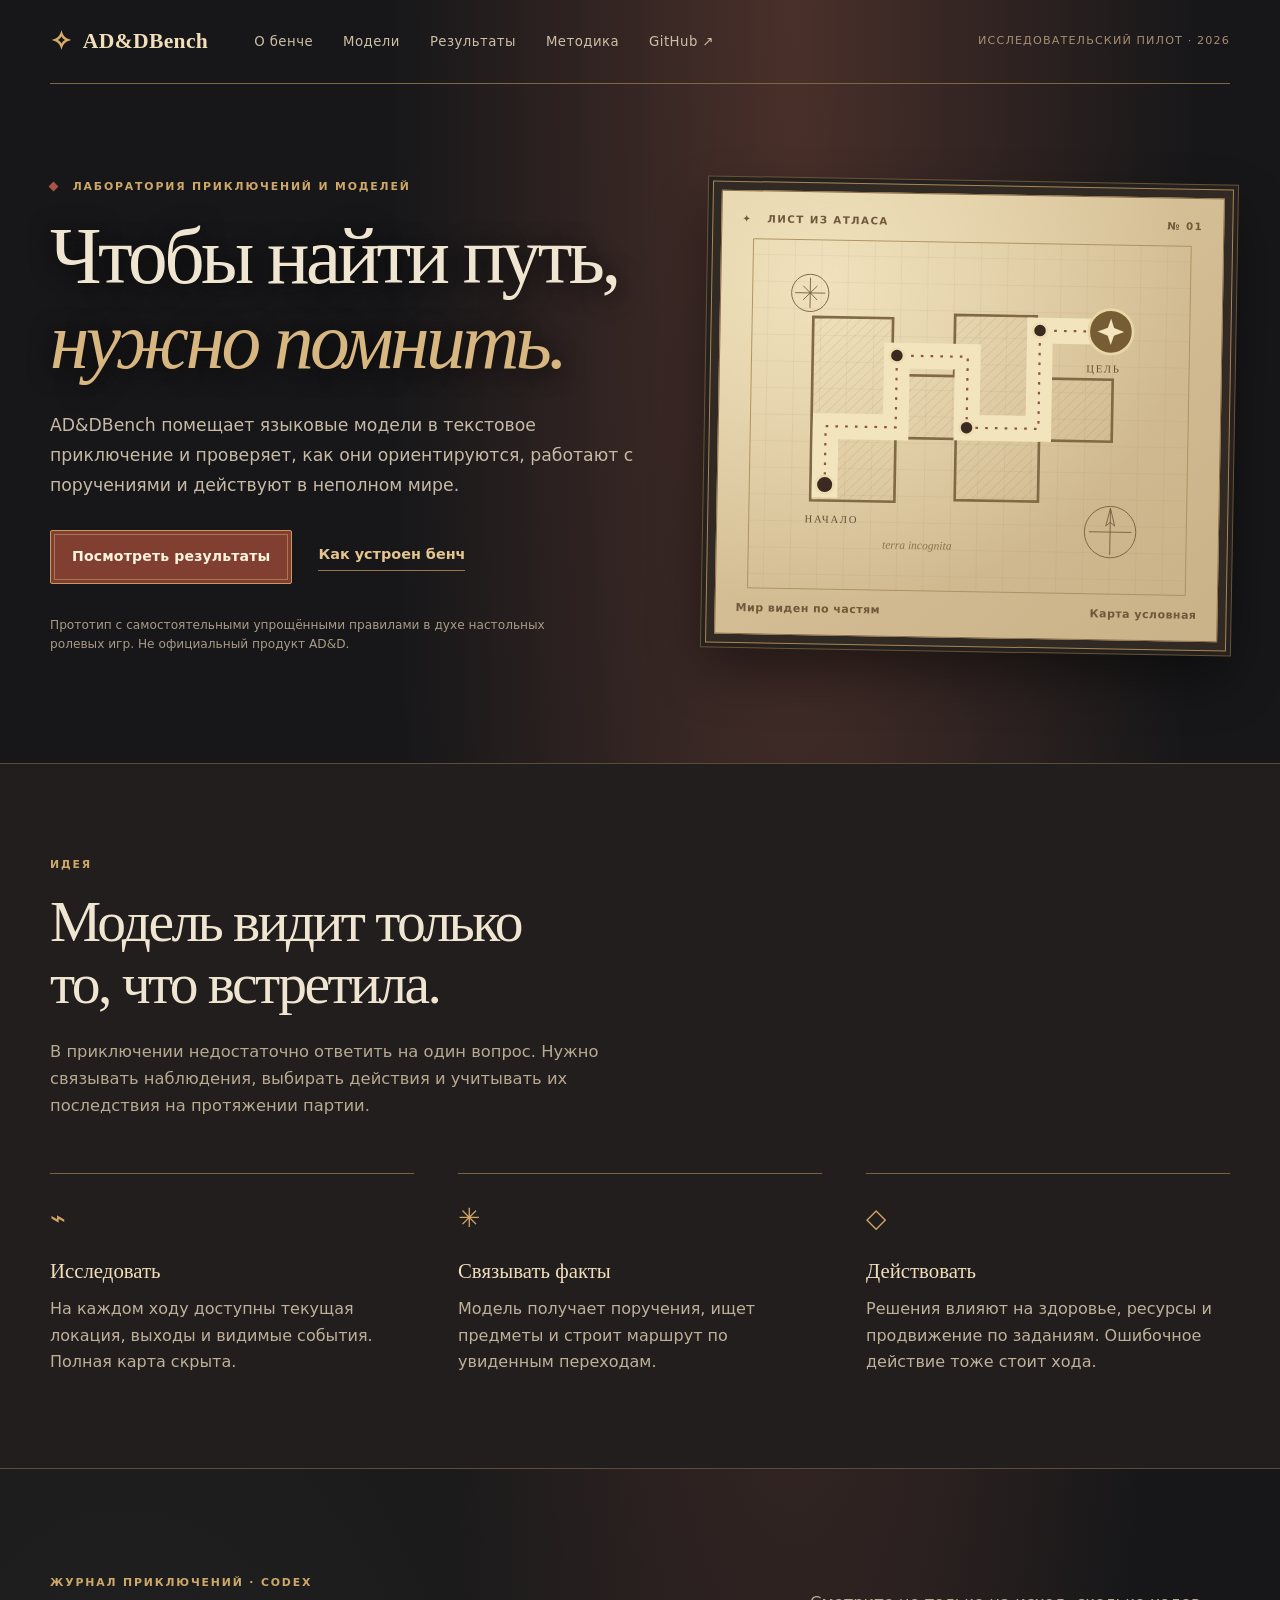
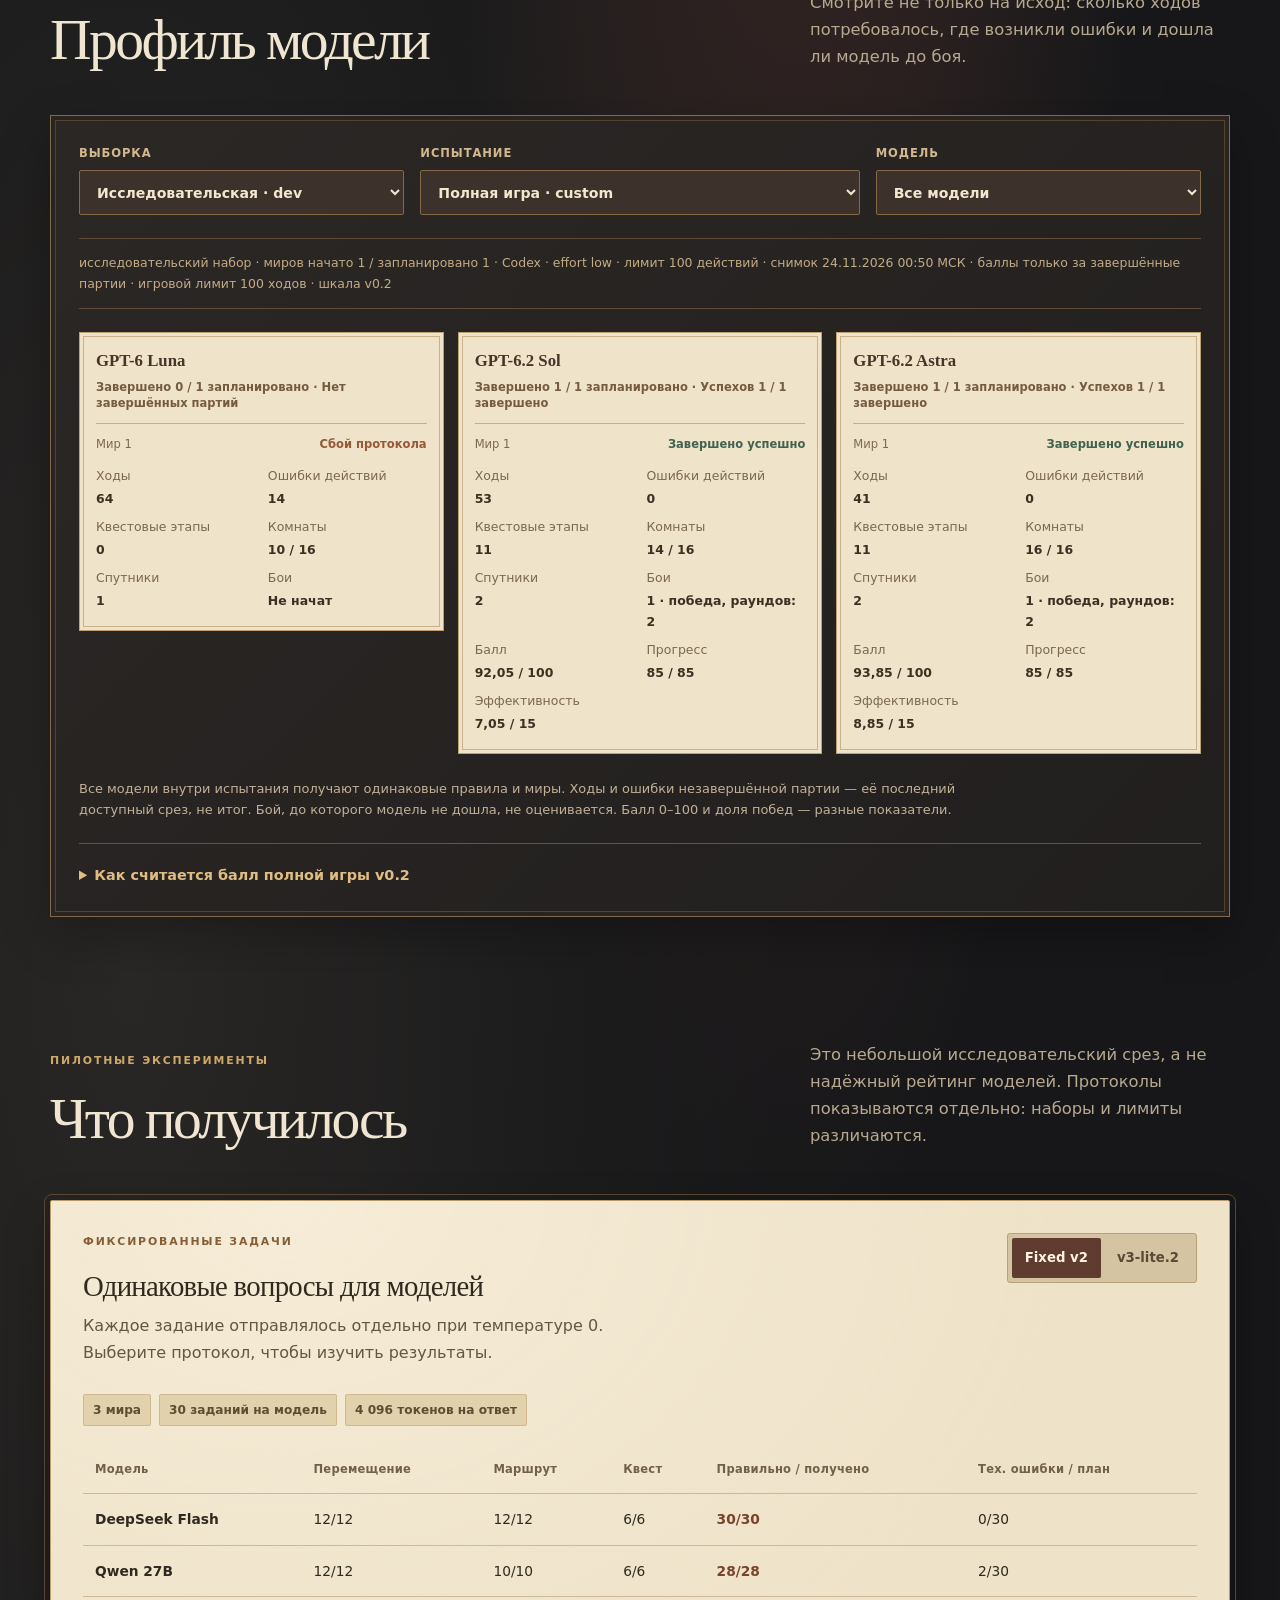
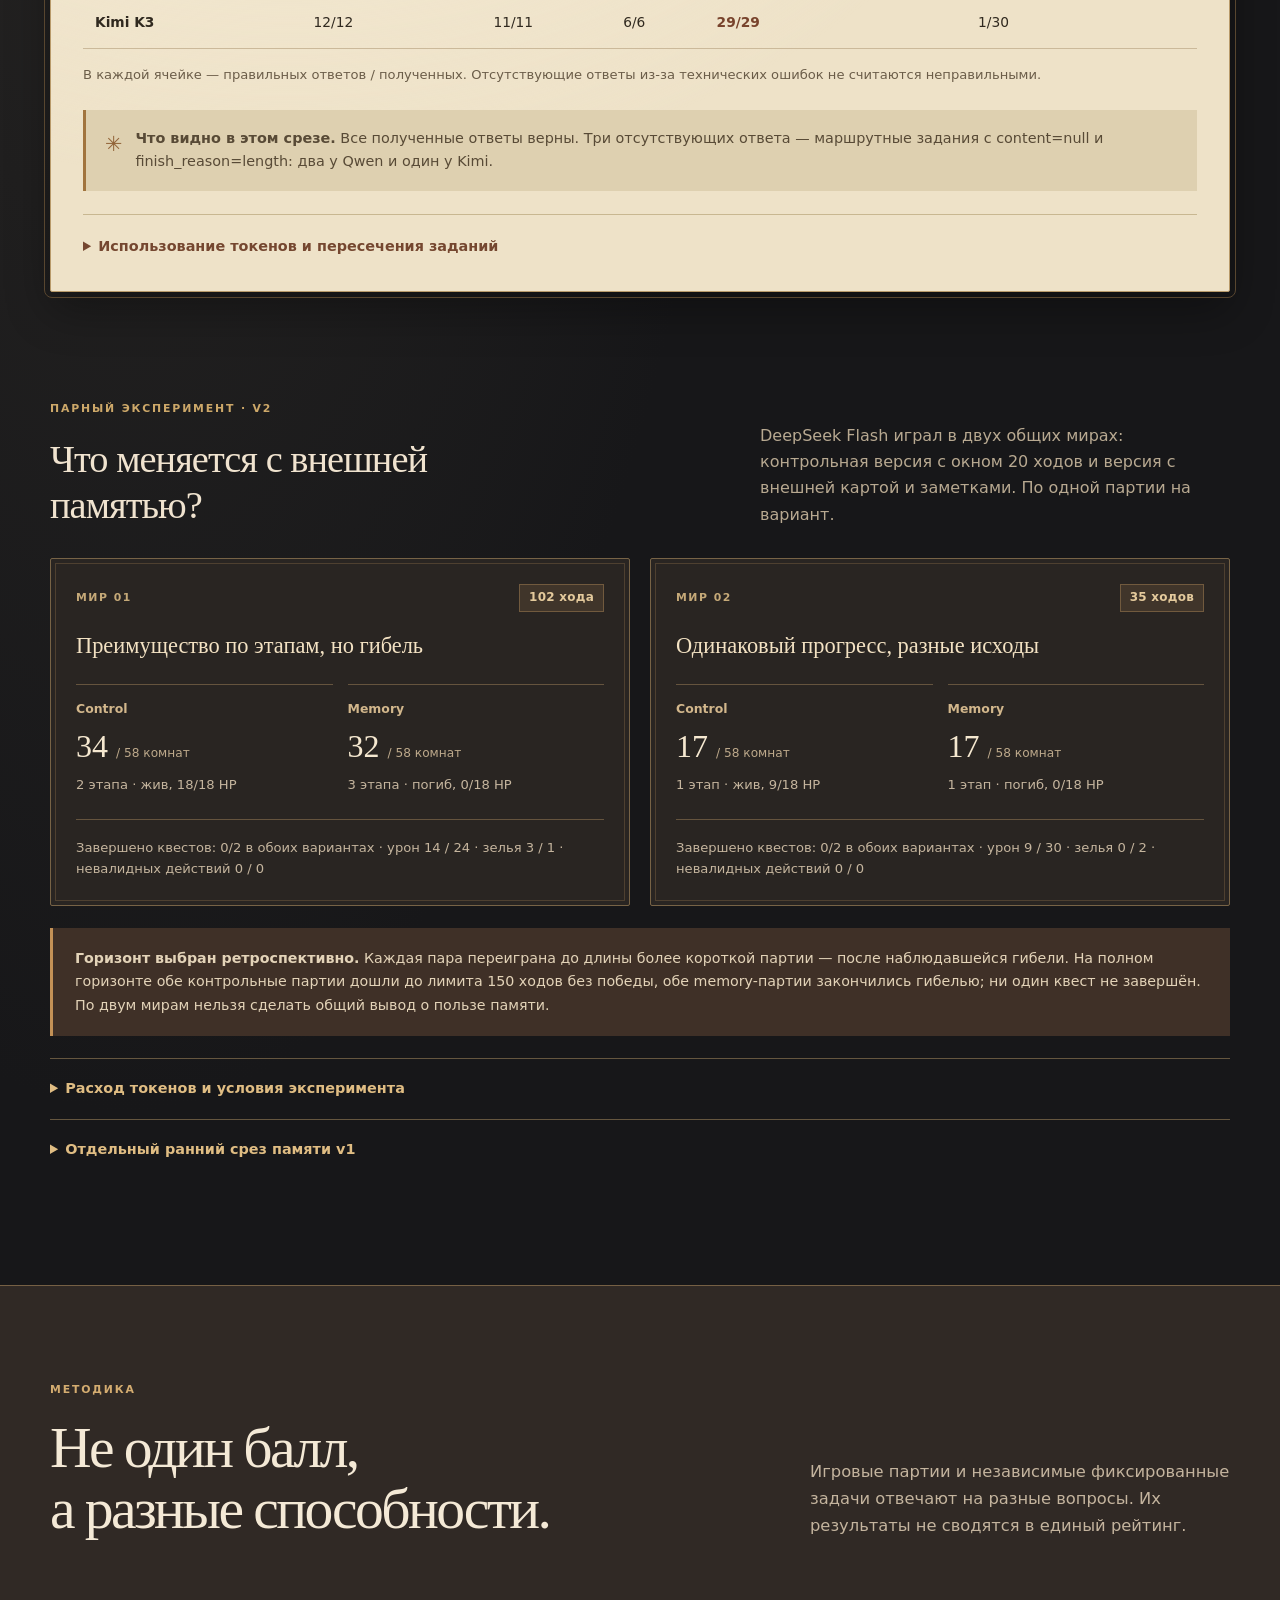
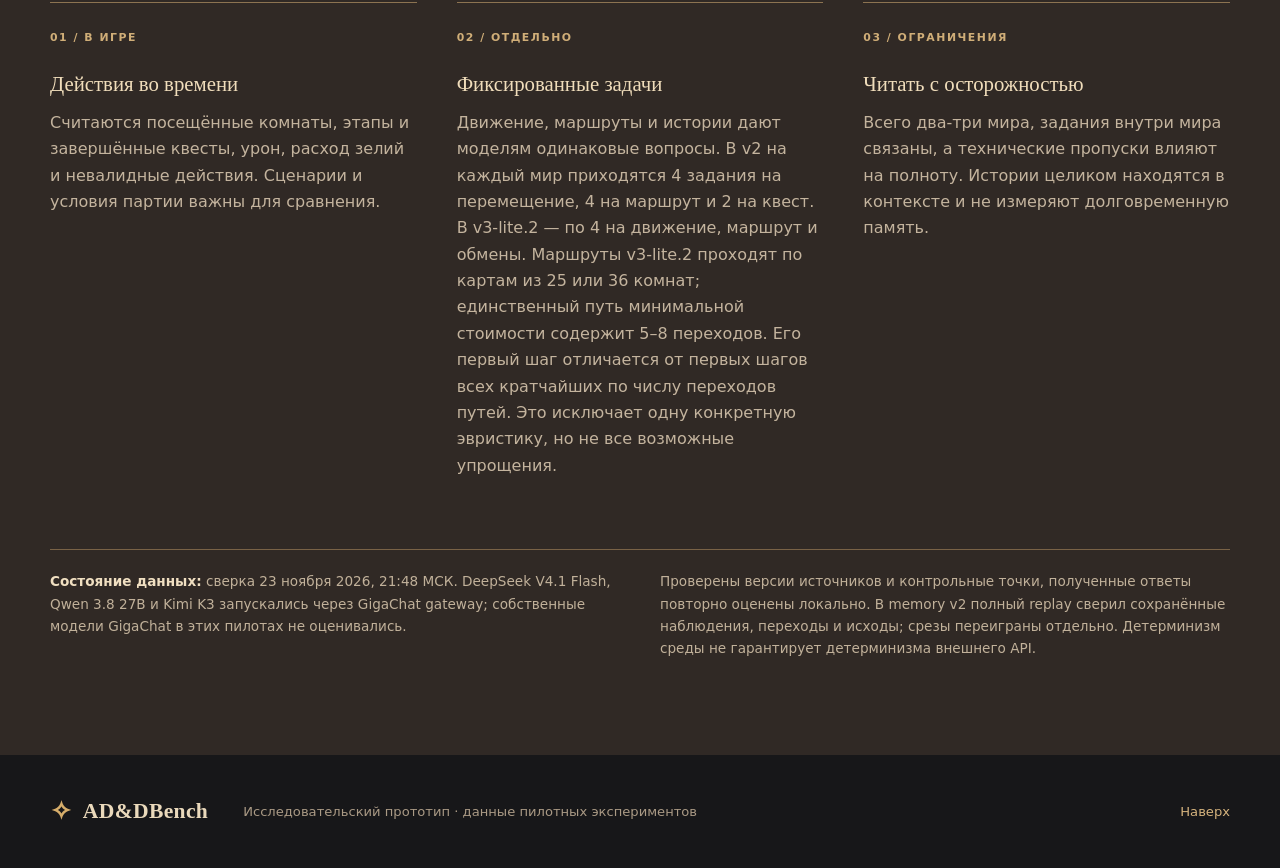
<file: index.html>
<!doctype html>
<html lang="ru">
<head>
<meta charset="utf-8"><meta name="viewport" content="width=device-width, initial-scale=1">
<meta name="description" content="Исследовательский бенч языковых моделей в текстовом приключении: задачи, результаты и ограничения пилотных экспериментов.">
<title>AD&amp;DBench — приключение как проверка мышления</title>
<link rel="stylesheet" href="style.css">
<script defer src="model-data.js"></script>
<script defer src="app.js"></script>
<script defer src="model-dashboard.js"></script>
</head>
<body>
<header class="header wrap"><a class="brand" href="#top"><span class="brand-mark">✧</span> AD&amp;DBench</a><nav aria-label="Навигация"><a href="#about">О бенче</a><a href="#models">Модели</a><a href="#results">Результаты</a><a href="#method">Методика</a><a href="https://github.com/nyddle/adndbench">GitHub ↗</a></nav><span class="header-note">Исследовательский пилот · 2026</span></header>
<main id="top">
<section class="hero wrap"><div class="hero-copy"><p class="eyebrow"><span></span> Лаборатория приключений и моделей</p><h1>Чтобы найти путь,<br><em>нужно помнить.</em></h1><p class="lead">AD&amp;DBench помещает языковые модели в текстовое приключение и проверяет, как они ориентируются, работают с поручениями и действуют в неполном мире.</p><div class="hero-actions"><a class="button" href="#results">Посмотреть результаты</a><a class="text-link" href="#about">Как устроен бенч</a></div><p class="fine">Прототип с самостоятельными упрощёнными правилами в духе настольных ролевых игр. Не официальный продукт AD&amp;D.</p></div><div class="map-art" aria-hidden="true"><div class="map-frame"><div class="map-label"><span>✦ &nbsp; ЛИСТ ИЗ АТЛАСА</span><span>№ 01</span></div><svg viewBox="0 0 520 420" role="presentation"><defs><pattern id="grid" width="30" height="30" patternUnits="userSpaceOnUse"><path d="M 30 0 L 0 0 0 30" fill="none" stroke="#8e714a" stroke-opacity=".18" stroke-width="1"/></pattern><pattern id="hatch" width="8" height="8" patternUnits="userSpaceOnUse" patternTransform="rotate(45)"><path d="M0 0V8" stroke="#765f3c" stroke-opacity=".25" stroke-width="1"/></pattern></defs><rect x="13" y="13" width="494" height="394" fill="url(#grid)" stroke="#aa8d5d" stroke-width="1"/><path d="M82 100h90v64h70v-69h92v70h87v70h-82v69h-94v-69h-68v72H82z" fill="url(#hatch)" stroke="#806944" stroke-width="3"/><path d="M98 289V223h79v-81h80v80h81V111h80" fill="none" stroke="#f2e5be" stroke-width="29" stroke-linecap="square" stroke-linejoin="miter"/><path d="M98 289V223h79v-81h80v80h81V111h80" fill="none" stroke="#915341" stroke-width="2.5" stroke-dasharray="3 8"/><g fill="#3a2a22" stroke="#efdcb0" stroke-width="3"><circle cx="98" cy="289" r="10"/><circle cx="177" cy="142" r="8"/><circle cx="257" cy="222" r="8"/><circle cx="338" cy="111" r="8"/></g><g transform="translate(418 111)"><circle r="25" fill="#765d34" stroke="#ead6a6" stroke-width="3"/><path d="M0-15l3.5 10.5L15 0 3.5 4.5 0 15 -3.5 4.5 -15 0 -3.5-4.5z" fill="#f4e5bf"/></g><g stroke="#765b3d" fill="none"><path d="M78 56v34m-17-17h34M70 65l16 16m0-16L70 81"/><circle cx="78" cy="73" r="21"/><path d="M421 310v53m-24-26h48M421 310l-5 20 5-4 5 4z"/><circle cx="421" cy="337" r="29"/></g><text x="76" y="332" fill="#645036" font-size="12" letter-spacing="2" font-family="Georgia,serif">НАЧАЛО</text><text x="391" y="157" fill="#645036" font-size="12" letter-spacing="2" font-family="Georgia,serif">ЦЕЛЬ</text><text x="164" y="360" fill="#8c7250" font-size="13" font-style="italic" font-family="Georgia,serif">terra incognita</text></svg><div class="map-footer"><span>Мир виден по частям</span><span>Карта условная</span></div></div></div></section>
<section class="intro-section" id="about"><div class="wrap"><div class="section-heading"><p class="eyebrow">Идея</p><h2>Модель видит только<br>то, что встретила.</h2><p>В приключении недостаточно ответить на один вопрос. Нужно связывать наблюдения, выбирать действия и учитывать их последствия на протяжении партии.</p></div><div class="steps"><article><span class="step-icon">⌁</span><h3>Исследовать</h3><p>На каждом ходу доступны текущая локация, выходы и видимые события. Полная карта скрыта.</p></article><article><span class="step-icon">✳</span><h3>Связывать факты</h3><p>Модель получает поручения, ищет предметы и строит маршрут по увиденным переходам.</p></article><article><span class="step-icon">◇</span><h3>Действовать</h3><p>Решения влияют на здоровье, ресурсы и продвижение по заданиям. Ошибочное действие тоже стоит хода.</p></article></div></div></section>
<section class="model-section wrap" id="models" aria-labelledby="models-title">
  <div class="section-heading split"><div><p class="eyebrow">Журнал приключений · Codex</p><h2 id="models-title">Профиль модели</h2></div><p>Смотрите не только на исход: сколько ходов потребовалось, где возникли ошибки и дошла ли модель до боя.</p></div>
  <div class="model-panel">
    <div class="model-controls">
      <label>Выборка<select id="model-split"><option value="dev">Исследовательская · dev</option><option value="holdout">Отложенная · holdout</option></select></label>
      <label>Испытание<select id="model-scenario"></select></label>
      <label>Модель<select id="model-filter"><option value="all">Все модели</option><option value="gpt-6-luna">GPT-6 Luna</option><option value="gpt-6.2-sol">GPT-6.2 Sol</option><option value="gpt-6.2-astra">GPT-6.2 Astra</option></select></label>
    </div>
    <div id="model-context" class="model-context" aria-live="polite"></div>
    <div id="model-cards" class="model-cards" aria-live="polite"></div>
    <p class="model-note">Все модели внутри испытания получают одинаковые правила и миры. Ходы и ошибки незавершённой партии — её последний доступный срез, не итог. Бой, до которого модель не дошла, не оценивается. Балл 0–100 и доля побед — разные показатели.</p>
    <details class="data-detail model-score-details"><summary>Как считается балл полной игры v0.2</summary><p>До 85 баллов — за игровой прогресс. Ещё до 15 баллов — за эффективность: при победе это 15 × (1 − ходы / игровой лимит), при завершённом поражении — 0. Прерванным и незавершённым партиям балл не присваивается. 100 баллов — теоретический предел: для победы всегда нужен хотя бы один ход.</p><p>Веса предварительные и выбраны после анализа dev-результатов. Сравнивайте баллы только при одинаковых правилах, лимитах и версии шкалы; чем меньше миров, тем осторожнее вывод.</p></details>
    <noscript>Для просмотра профиля включите JavaScript.</noscript>
  </div>
</section>
<section class="results wrap" id="results"><div class="section-heading split"><div><p class="eyebrow">Пилотные эксперименты</p><h2>Что получилось</h2></div><p>Это небольшой исследовательский срез, а не надёжный рейтинг моделей. Протоколы показываются отдельно: наборы и лимиты различаются.</p></div>
<div class="protocol-card"><div class="card-head"><div><p class="eyebrow">Фиксированные задачи</p><h3>Одинаковые вопросы для моделей</h3><p>Каждое задание отправлялось отдельно при температуре 0. Выберите протокол, чтобы изучить результаты.</p></div><div class="switch" role="group" aria-label="Протокол"><button type="button" data-protocol="v2" aria-pressed="true">Fixed v2</button><button type="button" data-protocol="v3" aria-pressed="false">v3-lite.2</button></div></div>
<noscript><p>Для просмотра таблиц включите JavaScript.</p></noscript><div class="protocol-meta" id="protocol-meta" aria-live="polite"></div><p class="scroll-hint">← Прокрутите таблицу в сторону →</p><div class="table-wrap" tabindex="0" role="region" aria-label="Результаты выбранного протокола"><table><thead><tr><th scope="col">Модель</th><th scope="col" id="col1">Движение</th><th scope="col" id="col2">Маршрут</th><th scope="col" id="col3">Квест</th><th scope="col">Правильно / получено</th><th scope="col">Тех. ошибки / план</th></tr></thead><tbody id="results-body"></tbody></table></div><p class="table-note">В каждой ячейке — правильных ответов / полученных. Отсутствующие ответы из-за технических ошибок не считаются неправильными.</p><div class="takeaway" id="takeaway"></div>
<details class="data-detail"><summary>Использование токенов и пересечения заданий</summary><div id="details-content"></div></details></div>
<div class="memory-head"><div><p class="eyebrow">Парный эксперимент · v2</p><h3>Что меняется с внешней памятью?</h3></div><p>DeepSeek Flash играл в двух общих мирах: контрольная версия с окном 20 ходов и версия с внешней картой и заметками. По одной партии на вариант.</p></div>
<div class="memory-grid"><article class="world"><div class="world-top"><span>МИР 01</span><b>102 хода</b></div><h4>Преимущество по этапам, но гибель</h4><div class="compare"><div><span>Control</span><strong>34 <small>/ 58 комнат</small></strong><p>2 этапа · жив, 18/18 HP</p></div><div><span>Memory</span><strong>32 <small>/ 58 комнат</small></strong><p>3 этапа · погиб, 0/18 HP</p></div></div><p class="world-foot">Завершено квестов: 0/2 в обоих вариантах · урон 14 / 24 · зелья 3 / 1 · невалидных действий 0 / 0</p></article><article class="world"><div class="world-top"><span>МИР 02</span><b>35 ходов</b></div><h4>Одинаковый прогресс, разные исходы</h4><div class="compare"><div><span>Control</span><strong>17 <small>/ 58 комнат</small></strong><p>1 этап · жив, 9/18 HP</p></div><div><span>Memory</span><strong>17 <small>/ 58 комнат</small></strong><p>1 этап · погиб, 0/18 HP</p></div></div><p class="world-foot">Завершено квестов: 0/2 в обоих вариантах · урон 9 / 30 · зелья 0 / 2 · невалидных действий 0 / 0</p></article></div>
<div class="caution"><strong>Горизонт выбран ретроспективно.</strong> Каждая пара переиграна до длины более короткой партии — после наблюдавшейся гибели. На полном горизонте обе контрольные партии дошли до лимита 150 ходов без победы, обе memory-партии закончились гибелью; ни один квест не завершён. По двум мирам нельзя сделать общий вывод о пользе памяти.</div>
<details class="data-detail memory-detail"><summary>Расход токенов и условия эксперимента</summary><p>На срезах 102 и 35 ходов usage есть на каждом из 137/137 ходов каждого варианта. Неуспешные и незафиксированные повторы не включены.</p><div class="table-wrap"><table><thead><tr><th>Мир / режим</th><th>Вход</th><th>Выход</th><th>Из них reasoning</th><th>Всего</th></tr></thead><tbody><tr><th>1 · control</th><td>634 602</td><td>1 517</td><td>533</td><td>636 119</td></tr><tr><th>1 · memory</th><td>907 638</td><td>1 059</td><td>86</td><td>908 697</td></tr><tr><th>2 · control</th><td>213 751</td><td>324</td><td>0</td><td>214 075</td></tr><tr><th>2 · memory</th><td>237 779</td><td>616</td><td>295</td><td>238 395</td></tr></tbody></table></div><p>Лимит 150 ходов, max_tokens=2048, температура 0, два дополнительных врага. В конечном статусе технических ошибок нет; control получил 11 HTTP 429 с 11 повторами, memory — 9 с 9. В запросе reasoning отключался, однако провайдер сообщил ненулевые reasoning-токены в трёх строках: фактическое отключение не подтверждено. Внешние карта и заметки добавляют входные токены; сравнение оценивает всю помощь, а не изолированную память.</p></details>
<details class="data-detail early"><summary>Отдельный ранний срез памяти v1</summary><p>Другой план и настройки, не объединяется с v2. На ретроспективном 60-м ходе после технических ошибок control → memory: в первом мире 16 → 27 комнат и 1 → 0 завершённых квестов; во втором 15 → 28 комнат и 0 → 0 квестов. Это прерванные партии, а не полный игровой исход: большая посещаемость не доказывает лучший результат.</p></details>
</section>
<section class="method" id="method"><div class="wrap"><div class="section-heading split"><div><p class="eyebrow">Методика</p><h2>Не один балл,<br>а разные способности.</h2></div><p>Игровые партии и независимые фиксированные задачи отвечают на разные вопросы. Их результаты не сводятся в единый рейтинг.</p></div><div class="method-grid"><article><span class="method-tag">01 / В ИГРЕ</span><h3>Действия во времени</h3><p>Считаются посещённые комнаты, этапы и завершённые квесты, урон, расход зелий и невалидные действия. Сценарии и условия партии важны для сравнения.</p></article><article><span class="method-tag">02 / ОТДЕЛЬНО</span><h3>Фиксированные задачи</h3><p>Движение, маршруты и истории дают моделям одинаковые вопросы. В v2 на каждый мир приходятся 4 задания на перемещение, 4 на маршрут и 2 на квест. В v3-lite.2 — по 4 на движение, маршрут и обмены. Маршруты v3-lite.2 проходят по картам из 25 или 36 комнат; единственный путь минимальной стоимости содержит 5–8 переходов. Его первый шаг отличается от первых шагов всех кратчайших по числу переходов путей. Это исключает одну конкретную эвристику, но не все возможные упрощения.</p></article><article><span class="method-tag">03 / ОГРАНИЧЕНИЯ</span><h3>Читать с осторожностью</h3><p>Всего два-три мира, задания внутри мира связаны, а технические пропуски влияют на полноту. Истории целиком находятся в контексте и не измеряют долговременную память.</p></article></div><div class="method-bottom"><p><strong>Состояние данных:</strong> сверка 23 ноября 2026, 21:48 МСК. DeepSeek V4.1 Flash, Qwen 3.8 27B и Kimi K3 запускались через GigaChat gateway; собственные модели GigaChat в этих пилотах не оценивались.</p><p>Проверены версии источников и контрольные точки, полученные ответы повторно оценены локально. В memory v2 полный replay сверил сохранённые наблюдения, переходы и исходы; срезы переиграны отдельно. Детерминизм среды не гарантирует детерминизма внешнего API.</p></div></div></section>
</main><footer class="wrap"><a class="brand" href="#top"><span class="brand-mark">✧</span> AD&amp;DBench</a><p>Исследовательский прототип · данные пилотных экспериментов</p><a href="#top">Наверх</a></footer>
</body></html>
</file>
<file: style.css>
:root{color-scheme:dark;--ink:#efe5d1;--muted:#b8a991;--gold:#cfaa6a;--gold-light:#e6c891;--line:#65563f;--dark:#17171a;--parchment:#ece0c4;--paper-ink:#30291f;--paper-muted:#635743;--paper-line:#c8b791}*{box-sizing:border-box}html{scroll-behavior:smooth}body{margin:0;background:#171719;color:var(--ink);font:16px/1.65 system-ui,-apple-system,BlinkMacSystemFont,"Segoe UI",sans-serif;background-image:radial-gradient(ellipse at 62% 0%,#4a302a 0,transparent 36%),radial-gradient(ellipse at 10% 45%,#292725 0,transparent 40%)}a{color:inherit;text-decoration:none}a:focus-visible,button:focus-visible,summary:focus-visible{outline:3px solid #e5b968;outline-offset:4px}.wrap{width:min(1180px,100% - 64px);margin-inline:auto}.header{height:84px;display:flex;align-items:center;gap:46px;border-bottom:1px solid #806744}.brand{font-family:Georgia,"Times New Roman",serif;font-weight:700;letter-spacing:.015em;font-size:1.35rem;white-space:nowrap;color:#f1dfbb}.brand-mark{color:#d6ad6a;font-size:1.65rem;vertical-align:-.08em;margin-right:6px}.header nav{display:flex;gap:30px;font-size:.83rem;letter-spacing:.035em;color:#cdbfa6}.header nav a:hover,.text-link:hover,footer a:hover{text-decoration:underline;text-underline-offset:5px;color:#f2d394}.header-note{margin-left:auto;color:#a68f72;font-size:.7rem;letter-spacing:.1em;text-transform:uppercase}.hero{display:grid;grid-template-columns:1.07fr .93fr;gap:60px;align-items:center;padding-block:94px 108px}.eyebrow{margin:0 0 18px;text-transform:uppercase;letter-spacing:.17em;font-size:.68rem;font-weight:750;color:#cda869}.hero .eyebrow span{display:inline-block;width:7px;height:7px;background:#a65443;transform:rotate(45deg);margin-right:10px}.hero h1,.section-heading h2{font-family:Georgia,"Times New Roman",serif;letter-spacing:-.045em;font-weight:400;line-height:1.07;margin:0}.hero h1{font-size:clamp(3.45rem,6.2vw,5.9rem);text-shadow:0 3px 25px #080809}.hero h1 em{color:#d7b680;font-weight:400}.lead{font-size:1.08rem;line-height:1.75;color:#c6b9a6;max-width:590px;margin:26px 0}.hero-actions{display:flex;align-items:center;gap:26px;margin-top:30px}.button{display:inline-flex;align-items:center;background:#813f32;border:1px solid #c89a60;box-shadow:inset 0 0 0 3px #813f32,inset 0 0 0 4px #ad7452;color:#fff3de;border-radius:2px;padding:14px 21px;font-weight:700;font-size:.88rem;letter-spacing:.01em;transition:background .18s}.button:hover{background:#a2513d}.text-link{font-size:.9rem;font-weight:650;color:#e3c58d;border-bottom:1px solid #9a774c;padding-bottom:3px}.fine{font-size:.76rem;line-height:1.6;color:#a89a86;max-width:500px;margin:32px 0 0}.map-art{padding:8px;background:#302924;border:1px solid #aa8451;box-shadow:0 0 0 4px #24211f,0 0 0 5px #675338,0 25px 55px #0007;transform:rotate(1deg)}.map-frame{background:#e2cda4;border:1px solid #8c6e45;padding:19px 20px 16px;color:#5b4932;background-image:radial-gradient(ellipse at 20% 20%,#f0e2bd 0,transparent 65%),linear-gradient(140deg,#dec99f,#c9b188)}.map-art svg{display:block;width:100%;height:auto}.map-label,.map-footer{display:flex;justify-content:space-between;gap:10px;font-size:.64rem;font-weight:750;letter-spacing:.14em;color:#71583b}.map-footer{font-size:.69rem;letter-spacing:.04em}.intro-section{background:#211e1d;border-top:1px solid #5b4c3a;border-bottom:1px solid #5b4c3a;padding:92px 0}.section-heading h2{font-size:clamp(2.7rem,4.5vw,4.35rem)}.section-heading>p:last-child{color:var(--muted);max-width:620px;font-size:1.02rem;margin-top:24px}.steps{display:grid;grid-template-columns:repeat(3,1fr);gap:44px;margin-top:54px}.steps article{border-top:1px solid #786347;padding-top:22px}.steps h3,.method-grid h3{font-family:Georgia,serif;font-size:1.3rem;font-weight:400;margin:14px 0 8px;color:#f0ddbb}.steps p,.method-grid p{color:#bfb09a;margin:0}.step-icon{font-size:1.65rem;color:#d0a565}.results{padding-block:105px}.split{display:flex;justify-content:space-between;align-items:end;gap:40px}.split>p:last-child{max-width:420px;margin:0}.protocol-card{background:#eee2c8;color:var(--paper-ink);border:1px solid #b89a6a;outline:1px solid #58462f;outline-offset:5px;border-radius:2px;margin-top:50px;padding:32px;box-shadow:0 18px 45px #0005;background-image:radial-gradient(ellipse at 20% 0,#f6ecd7 0,transparent 60%)}.protocol-card .eyebrow{color:#865e36}.card-head{display:flex;justify-content:space-between;gap:28px;align-items:start}.card-head h3,.memory-head h3{font-family:Georgia,serif;font-size:1.8rem;letter-spacing:-.025em;line-height:1.2;margin:0 0 10px;font-weight:400}.card-head p:not(.eyebrow){color:var(--paper-muted);margin:0;max-width:540px}.switch{display:flex;gap:3px;background:#d5c4a2;border:1px solid #b7a17a;padding:4px;border-radius:3px;flex-shrink:0}.switch button{appearance:none;border:0;background:transparent;color:#5a4a35;border-radius:2px;padding:9px 13px;font:inherit;font-size:.83rem;font-weight:700;cursor:pointer}.switch button:hover{background:#c5b08b}.switch button[aria-pressed=true]{background:#603b2f;color:#fff3dd}.protocol-meta{display:flex;flex-wrap:wrap;gap:8px;margin:28px 0 20px}.protocol-meta span{background:#e2d1ad;color:#604c33;border:1px solid #d0b991;border-radius:2px;padding:5px 9px;font-size:.76rem;font-weight:700}.table-wrap{overflow-x:auto}table{width:100%;border-collapse:collapse;font-size:.86rem;font-variant-numeric:tabular-nums;text-align:left}th,td{padding:14px 12px;border-bottom:1px solid #cbb99a;white-space:nowrap}thead th{color:#72614a;font-size:.72rem;font-weight:750;letter-spacing:.02em}tbody th{font-weight:700}.total{font-weight:750;color:#78432c}.table-note{font-size:.82rem;color:#6b5d49;margin:15px 0 24px}.takeaway{background:#ded0b0;border-left:3px solid #a1743e;padding:17px 19px;display:flex;gap:13px;color:#584a36}.takeaway p{margin:0;font-size:.9rem}.takeaway-icon{color:#926439;font-size:1.3rem}.data-detail{border-top:1px solid var(--line);padding:20px 0 0;margin-top:23px;color:#c8bba5;font-size:.9rem}.data-detail summary{color:#e0bd83;font-weight:700;cursor:pointer;width:fit-content}.data-detail p{max-width:950px}.data-detail table{margin:18px 0}.protocol-card .data-detail{border-color:#c8b791;color:#655743}.protocol-card .data-detail summary{color:#754730}.memory-head{display:flex;justify-content:space-between;align-items:end;gap:40px;margin:108px 0 30px}.memory-head h3{font-size:2.4rem;max-width:470px;margin-bottom:0;color:#f0e3cf}.memory-head>p{color:var(--muted);margin:0;max-width:470px}.memory-grid{display:grid;grid-template-columns:1fr 1fr;gap:20px}.world{background:#292522;border:1px solid #776346;border-radius:2px;padding:25px;box-shadow:inset 0 0 0 4px #292522,inset 0 0 0 5px #4e4030}.world-top{display:flex;justify-content:space-between;align-items:center;color:#c5a978;font-size:.68rem;letter-spacing:.14em;font-weight:700}.world-top b{letter-spacing:.02em;background:#40352a;color:#e4ca9c;border:1px solid #715a3e;padding:3px 9px;font-size:.75rem}.world h4{font-family:Georgia,serif;color:#f3e2c3;font-size:1.4rem;font-weight:400;line-height:1.25;margin:20px 0 24px}.compare{display:grid;grid-template-columns:1fr 1fr;gap:15px}.compare>div{border-top:1px solid #65543e;padding-top:14px}.compare span{display:block;font-weight:700;font-size:.78rem;color:#d2b78c}.compare strong{display:block;font-family:Georgia,serif;font-size:2rem;line-height:1.2;margin:8px 0;font-weight:400;color:#f5e8d0}.compare small{font:500 .76rem system-ui;color:#bda98b}.compare p,.world-foot{font-size:.82rem;color:#c5b59e;margin:0}.world-foot{border-top:1px solid #65543e;padding-top:17px;margin-top:23px}.caution{background:#3f3027;border-left:3px solid #c39156;color:#e3d3b8;padding:19px 22px;margin:22px 0;font-size:.89rem}.memory-detail,.early{margin-top:0;padding:18px 0}.method{background:#302925;color:#f4e9d6;border-top:1px solid #766044;padding:95px 0}.method .eyebrow{color:#d4ac70}.method .section-heading>p:last-child,.method-grid p{color:#c4b49e}.method-grid{display:grid;grid-template-columns:repeat(3,1fr);gap:40px;margin-top:62px}.method-grid article{border-top:1px solid #8c7351;padding-top:20px}.method-tag{color:#d0ae78;font-size:.68rem;letter-spacing:.14em;font-weight:700}.method-grid h3{margin-top:18px}.method-bottom{display:grid;grid-template-columns:1fr 1fr;gap:40px;margin-top:70px;padding-top:20px;border-top:1px solid #796246;color:#c1b19a;font-size:.85rem}.method-bottom p{margin:0}.method-bottom strong{color:#f0dfc1}footer{display:flex;align-items:center;gap:35px;padding-block:35px;color:#aa9a85;font-size:.82rem}footer .brand{color:#ead9bb}footer p{margin:0}footer>a:last-child{margin-left:auto;color:#d5b37d}@media(max-width:800px){.wrap{width:min(100% - 40px,1180px)}.header{height:auto;min-height:70px;flex-wrap:wrap;padding-block:15px;gap:12px 25px}.header nav{gap:18px}.header-note{display:none}.hero{grid-template-columns:1fr;padding-block:65px;gap:42px}.map-art{max-width:550px}.intro-section,.method{padding:70px 0}.results{padding-block:75px}.steps,.method-grid{gap:20px}.split,.memory-head{display:block}.split>p:last-child,.memory-head>p{margin-top:20px}.memory-head{margin-top:75px}.memory-grid{grid-template-columns:1fr}.card-head{display:block}.switch{width:fit-content;margin-top:20px}.protocol-card{padding:24px}.method-bottom{gap:25px}}@media(max-width:560px){.wrap{width:calc(100% - 32px)}.header nav{font-size:.8rem;gap:13px}.hero h1{font-size:3.2rem}.hero-actions{align-items:flex-start;flex-direction:column;gap:16px}.steps,.method-grid,.method-bottom{grid-template-columns:1fr}.steps{gap:26px}.method-grid{gap:30px}.protocol-card{padding:20px 16px}.protocol-meta span{font-size:.74rem}th,td{padding:12px 10px}.memory-head h3{font-size:2rem}.world{padding:20px}.compare strong{font-size:1.7rem}footer{flex-wrap:wrap;gap:8px 18px}footer p{width:100%;order:3}footer>a:last-child{margin-left:auto}}@media(prefers-reduced-motion:reduce){html{scroll-behavior:auto}*{transition:none!important}}
/* Tables in the dark research sections use a lighter header than the parchment table. */
.memory-detail thead th,.early thead th{color:#d4bb94}
.scroll-hint{display:none;color:#756149;font-size:.74rem;margin:0 0 8px}.table-wrap:focus-visible{outline:3px solid #936b38;outline-offset:2px}@media(max-width:560px){.scroll-hint{display:block}}

/* Adventure journal: one scenario at a time, with each model's actual episodes. */
.model-section{padding-block:105px 20px;scroll-margin-top:20px}
.model-panel{margin-top:44px;padding:28px;border:1px solid #806c4c;background:linear-gradient(135deg,#2b2725,#211f1e);box-shadow:inset 0 0 0 4px #292420,inset 0 0 0 5px #54442f,0 18px 45px #0004}
.model-controls{display:grid;grid-template-columns:1fr 1.35fr 1fr;gap:16px}
.model-controls label{display:flex;flex-direction:column;gap:7px;color:#d3b88e;font-size:.72rem;font-weight:700;letter-spacing:.08em;text-transform:uppercase}
.model-controls select{width:100%;min-height:45px;padding:10px 13px;border:1px solid #836a48;border-radius:2px;background:#3d322b;color:#f4e7cf;font:600 .88rem/1.3 system-ui;cursor:pointer}
.model-controls select:focus-visible{outline:3px solid #e5b968;outline-offset:3px}
.model-context{font-size:.78rem;color:#c4ac86;border-block:1px solid #5f4d39;padding:14px 0;margin:23px 0}
.model-cards{display:grid;grid-template-columns:repeat(3,minmax(0,1fr));gap:14px;align-items:start}
.model-card{min-width:0;background:#efe3ca;color:#30281e;border:1px solid #bca174;padding:18px 16px;box-shadow:inset 0 0 0 3px #efe3ca,inset 0 0 0 4px #cbb18a}
.model-card-head{border-bottom:1px solid #c6ad85;padding-bottom:12px}
.model-card-head h3{font:700 1.05rem/1.25 Georgia,serif;margin:0;color:#493428}
.model-card-head span{display:block;margin-top:7px;font-size:.72rem;line-height:1.4;font-weight:750;color:#755c40}
.model-episode{border-bottom:1px solid #d4c3a4;padding:13px 0}
.model-episode:last-child{border-bottom:0;padding-bottom:0}
.episode-top{display:flex;align-items:start;justify-content:space-between;gap:12px;font-size:.72rem;line-height:1.35}
.episode-top span{color:#7c694f}.episode-top strong{color:#42624d;text-align:right}.model-episode.partial .episode-top strong{color:#975937}
.model-episode.failed .episode-top strong{color:#8c3f36}
.model-episode dl{display:grid;grid-template-columns:1fr 1fr;gap:8px 13px;margin:13px 0 0;font-size:.78rem}.model-episode dl div{min-width:0}.model-episode dt{color:#7b6850}.model-episode dd{margin:2px 0 0;font-weight:700;color:#3d3023}.model-empty{font-size:.84rem;color:#776750;margin:18px 0 4px}.model-note{color:#c2b198;font-size:.81rem;margin:24px 0 0;max-width:950px}
@media(max-width:800px){.model-section{padding-block:75px 15px}.model-controls{grid-template-columns:1fr 1fr}.model-controls label:nth-child(2){grid-column:span 2;grid-row:2}.model-cards{grid-template-columns:1fr}.model-card-head h3{font-size:1.15rem}.model-episode dl{grid-template-columns:repeat(3,minmax(0,1fr))}}
@media(max-width:560px){.model-panel{padding:19px 16px}.model-controls{grid-template-columns:1fr}.model-controls label:nth-child(2){grid-column:auto;grid-row:auto}.model-episode dl{grid-template-columns:repeat(2,minmax(0,1fr))}}
</file>
